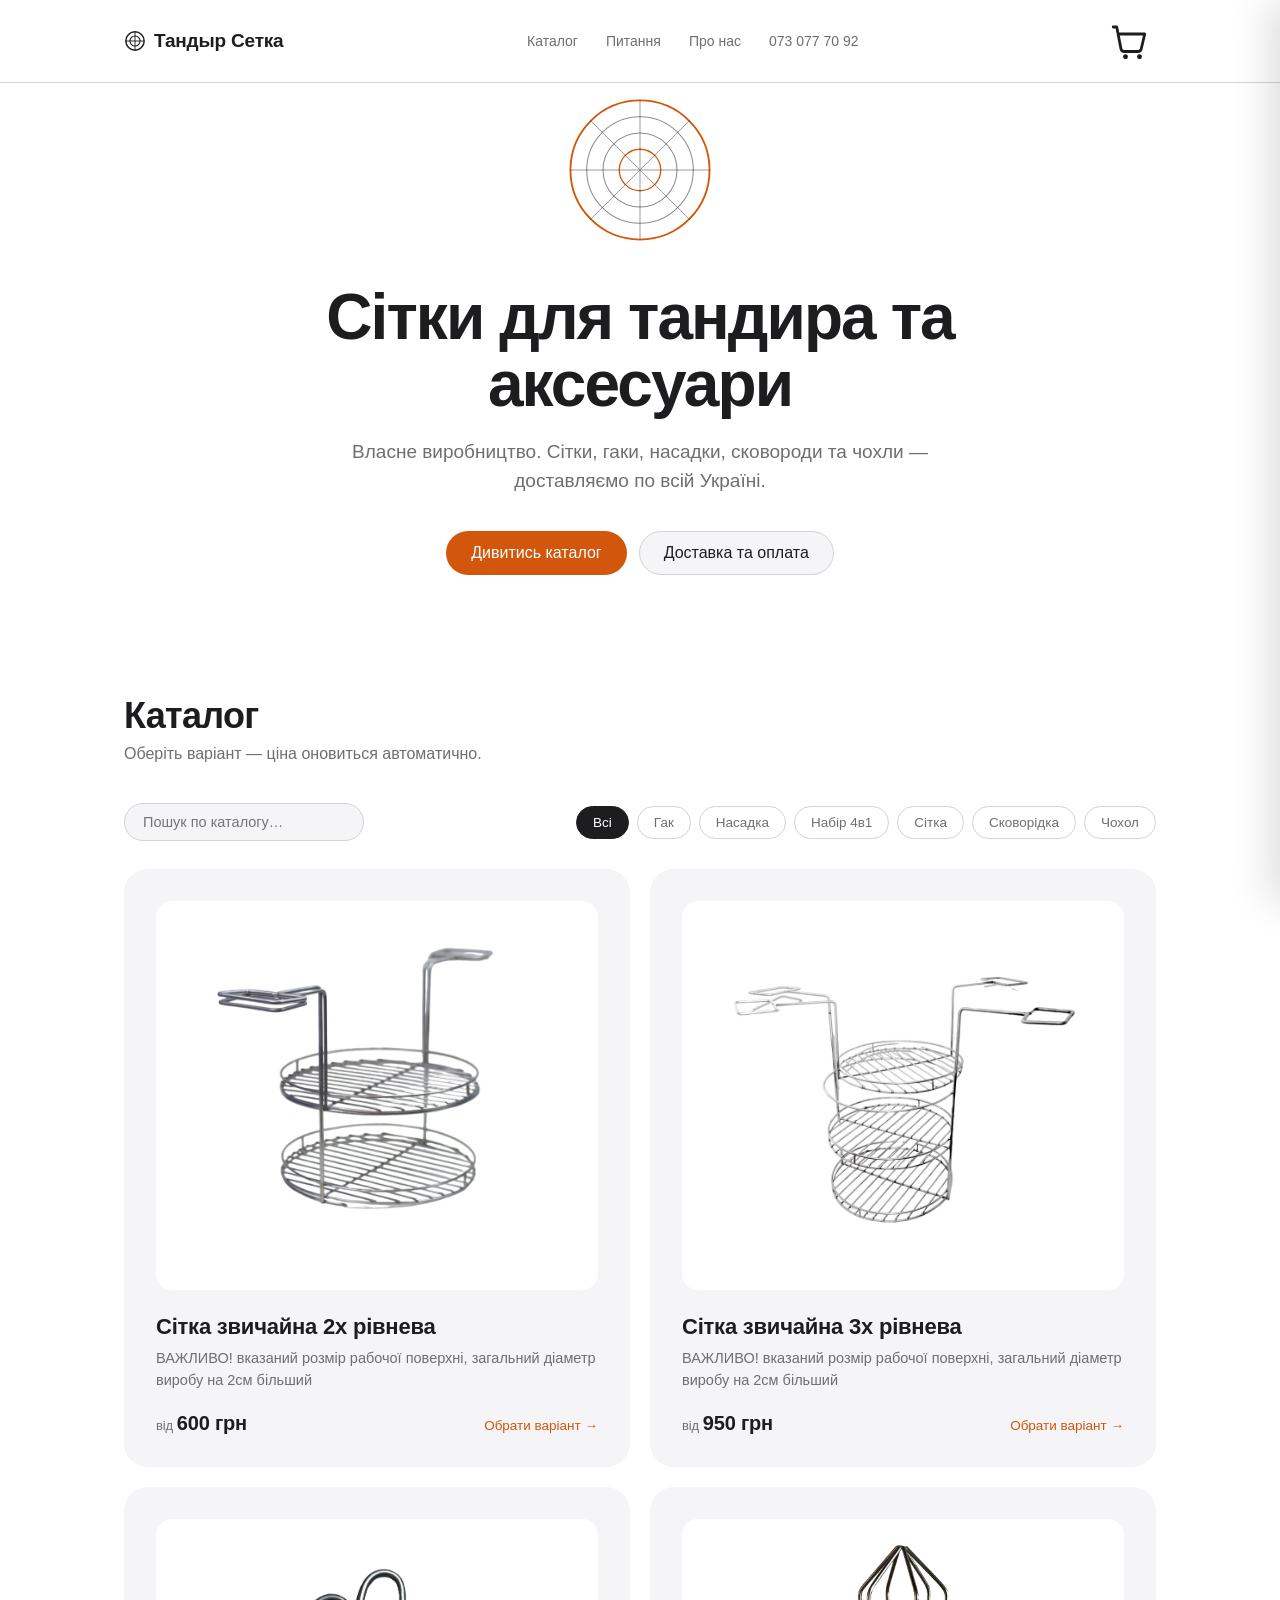
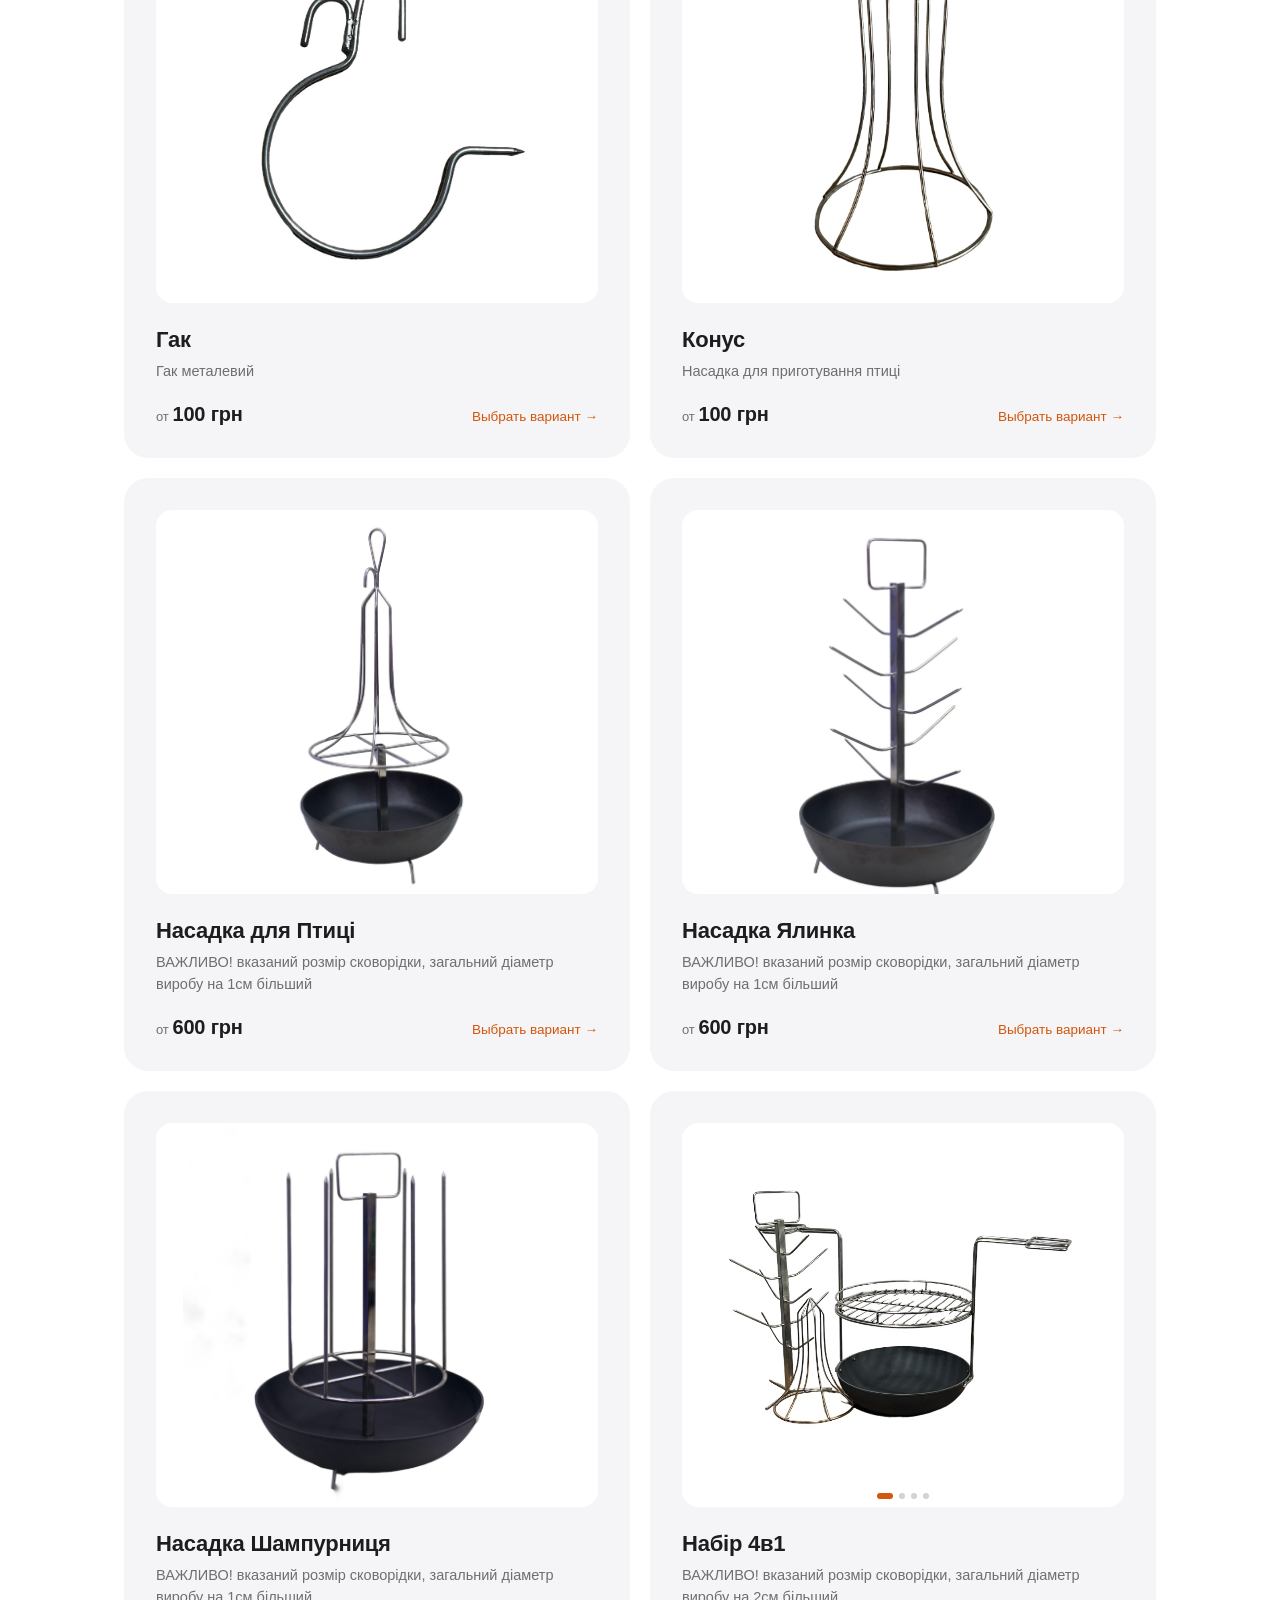
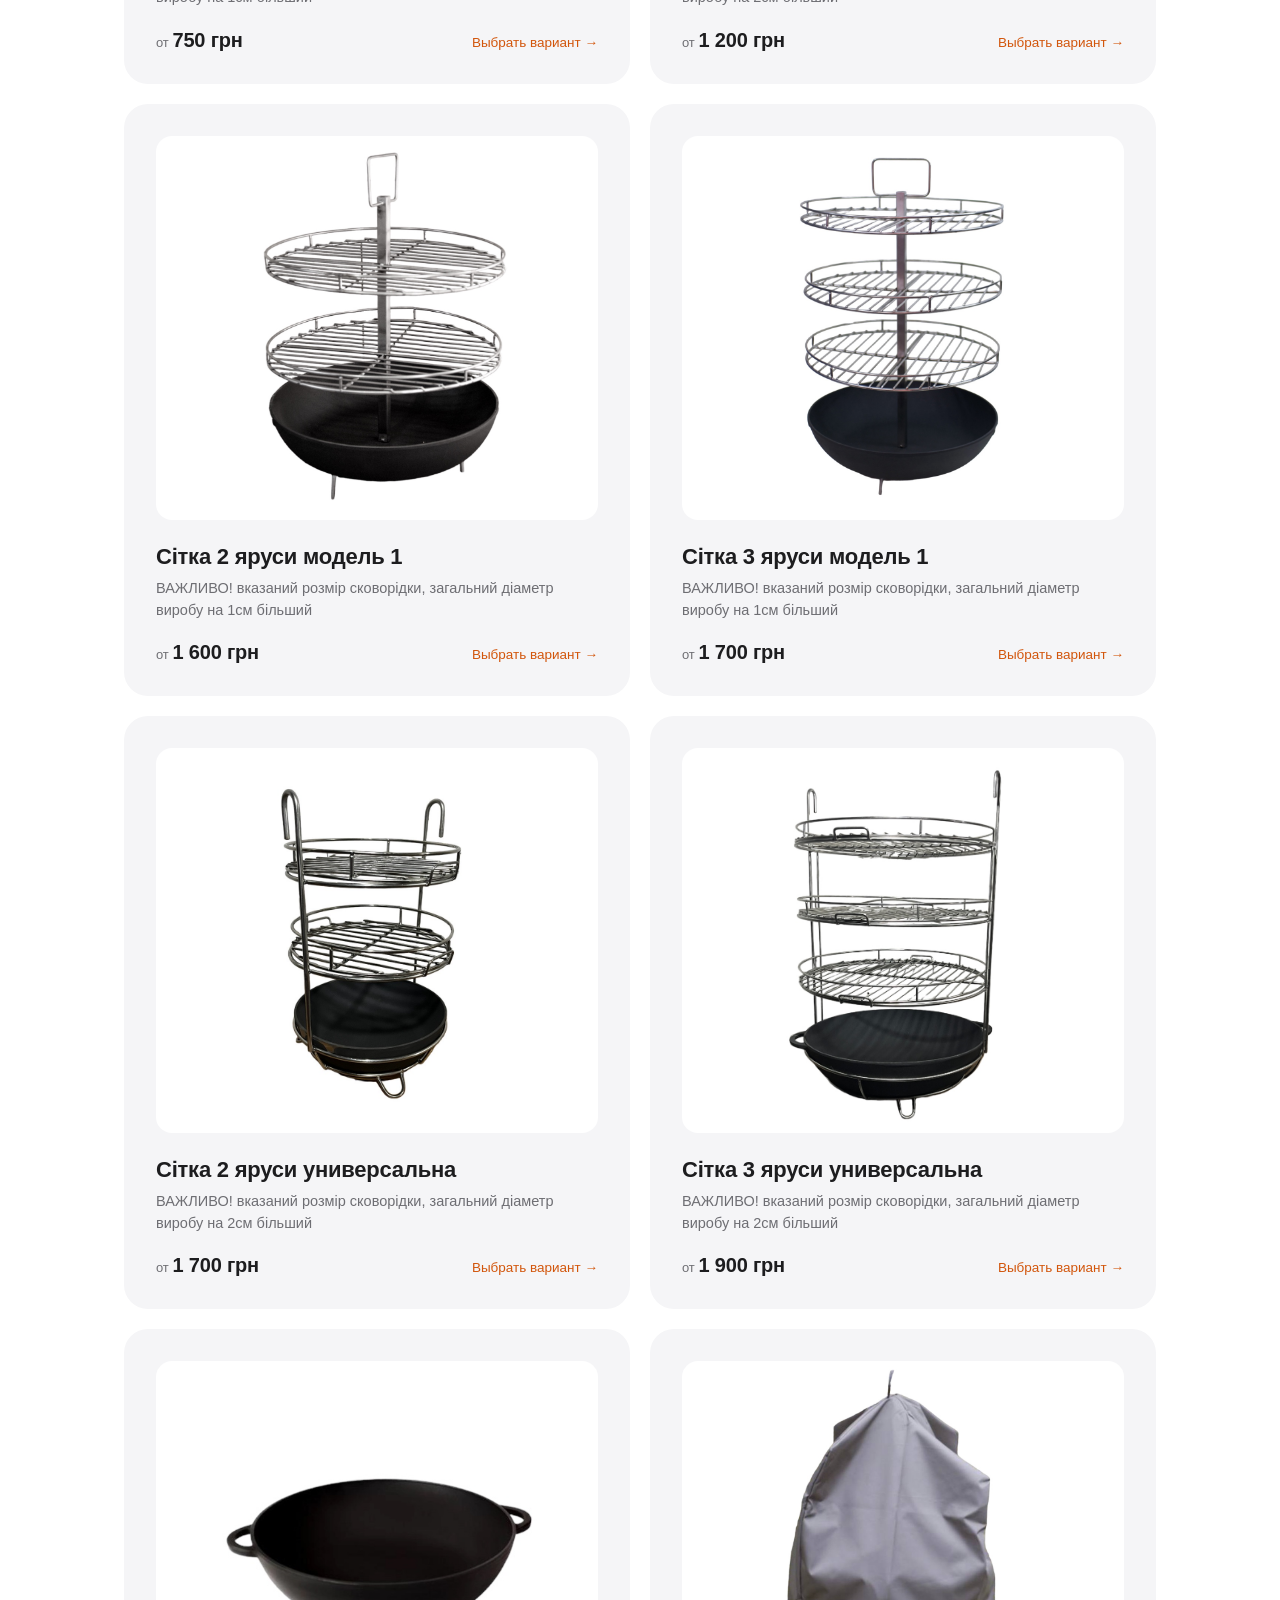
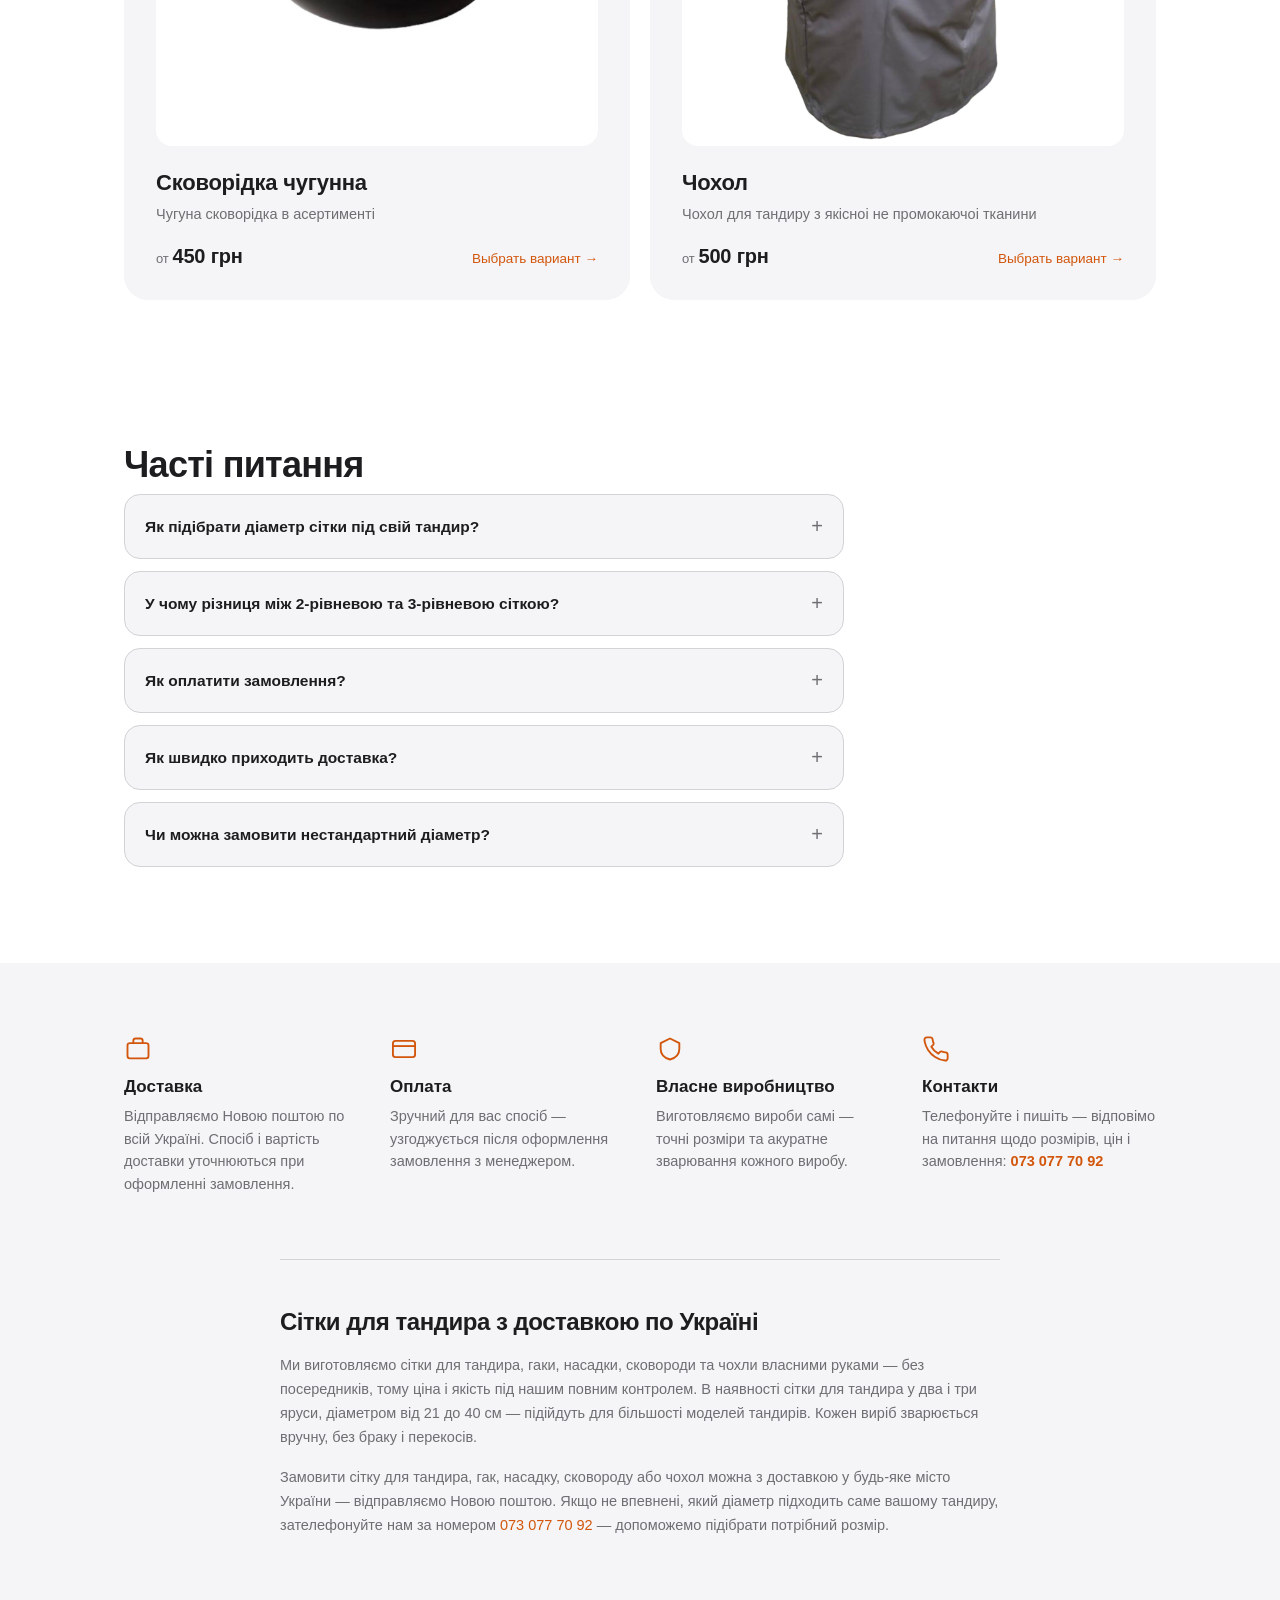
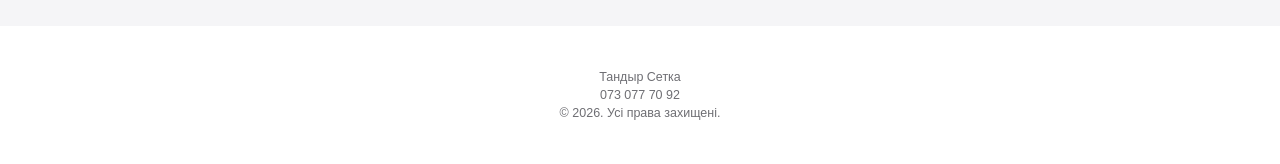
<file: index.html>
<!doctype html>
<html lang="uk">
  <head>
    <meta charset="UTF-8" />
    <meta
      name="viewport"
      content="width=device-width, initial-scale=1, viewport-fit=cover"
    />
    <title>
      Сітки для тандира купити в Україні — Тандир Сітка | сітки, гаки, насадки
    </title>
    <meta
      name="description"
      content="Сітки для тандира власного виробництва, гаки, насадки, сковороди та чохли. Доставка Новою поштою по всій Україні."
    />
    <meta
      name="keywords"
      content="сітка для тандира, сітка для тандира купити, сітка для тандира ціна, гак для тандира, насадка для тандира, сковорода для тандира, чохол для тандира"
    />
    <!-- TODO: замініть на ваш справжній домен після купівлі/підключення -->
    <link rel="canonical" href="https://your-domain.example/" />

    <meta property="og:type" content="website" />
    <meta property="og:site_name" content="Тандир Сітка" />
    <meta
      property="og:title"
      content="Сітки для тандира купити в Україні — Тандир Сітка"
    />
    <meta
      property="og:description"
      content="Сітки для тандира власного виробництва, гаки, насадки, сковороди та чохли. Доставка по всій Україні."
    />
    <meta property="og:locale" content="uk_UA" />

    <meta name="twitter:card" content="summary" />
    <meta
      name="twitter:title"
      content="Сітки для тандира купити в Україні — Тандир Сітка"
    />
    <meta
      name="twitter:description"
      content="Сітки для тандира власного виробництва, гаки, насадки, сковороди та чохли. Доставка по всій Україні."
    />

    <link
      rel="icon"
      href="data:image/svg+xml,<svg xmlns=%22http://www.w3.org/2000/svg%22 viewBox=%220 0 100 100%22><text y=%22.9em%22 font-size=%2290%22>🔥</text></svg>"
    />

    <link rel="stylesheet" href="css/style.css" />
  </head>
  <body>
    <header class="nav">
      <div class="nav-inner">
        <div class="brand">
          <svg
            class="brand-mark"
            viewBox="0 0 24 24"
            fill="none"
            aria-hidden="true"
          >
            <circle
              cx="12"
              cy="12"
              r="10"
              stroke="currentColor"
              stroke-width="1.6"
            />
            <circle
              cx="12"
              cy="12"
              r="5.5"
              stroke="currentColor"
              stroke-width="1.2"
            />
            <line
              x1="12"
              y1="2"
              x2="12"
              y2="22"
              stroke="currentColor"
              stroke-width="1"
            />
            <line
              x1="2"
              y1="12"
              x2="22"
              y2="12"
              stroke="currentColor"
              stroke-width="1"
            />
          </svg>
          <span id="brand-name">Тандир Сітка</span>
        </div>
        <nav class="nav-links">
          <a href="#catalog">Каталог</a>
          <a href="#faq">Питання</a>
          <a href="#about">Про нас</a>
          <a href="tel:+380730777092" id="nav-phone">073 077 70 92</a>
        </nav>
        <button class="cart-btn" id="cart-toggle" aria-label="Кошик">
          <svg
            width="42"
            height="42"
            viewBox="0 0 24 24"
            fill="none"
            aria-hidden="true"
          >
            <path
              d="M3 4h2l2.4 12.4a2 2 0 0 0 2 1.6h7.6a2 2 0 0 0 2-1.6L21 8H6"
              stroke="currentColor"
              stroke-width="1.6"
              stroke-linecap="round"
              stroke-linejoin="round"
            />
            <circle cx="10" cy="21" r="1.4" fill="currentColor" />
            <circle cx="18" cy="21" r="1.4" fill="currentColor" />
          </svg>
          <span class="cart-count" id="cart-count" style="display: none"
            >0</span
          >
        </button>
      </div>
    </header>

    <main>
      <section class="hero">
        <svg
          class="hero-mark"
          viewBox="0 0 200 200"
          fill="none"
          aria-hidden="true"
        >
          <circle
            cx="100"
            cy="100"
            r="94"
            stroke="var(--accent)"
            stroke-width="2.5"
          />
          <circle
            cx="100"
            cy="100"
            r="72"
            stroke="currentColor"
            stroke-width="1.4"
            opacity="0.5"
          />
          <circle
            cx="100"
            cy="100"
            r="50"
            stroke="currentColor"
            stroke-width="1.4"
            opacity="0.5"
          />
          <circle
            cx="100"
            cy="100"
            r="28"
            stroke="var(--accent)"
            stroke-width="1.8"
          />
          <g opacity="0.6" stroke="currentColor" stroke-width="1">
            <line x1="100" y1="6" x2="100" y2="194" />
            <line x1="6" y1="100" x2="194" y2="100" />
            <line x1="33" y1="33" x2="167" y2="167" />
            <line x1="167" y1="33" x2="33" y2="167" />
          </g>
        </svg>
        <h1 class="hero-title">Сітки для тандира та аксесуари</h1>
        <p class="hero-sub">
          Власне виробництво. Сітки, гаки, насадки, сковороди та чохли —
          доставляємо по всій Україні.
        </p>
        <div class="hero-cta">
          <a href="#catalog" class="btn btn-primary">Дивитись каталог</a>
          <a href="#about" class="btn btn-secondary">Доставка та оплата</a>
        </div>
      </section>

      <section class="catalog" id="catalog">
        <div class="wrap">
          <h2 class="section-title">Каталог</h2>
          <p class="section-sub">
            Оберіть варіант — ціна оновиться автоматично.
          </p>

          <div class="catalog-controls">
            <input
              type="search"
              id="catalog-search"
              class="catalog-search"
              placeholder="Пошук по каталогу…"
              aria-label="Пошук по каталогу"
            />
            <!-- Кнопки категорій підставляються скриптом з data/products.json —
             додасте нову категорію у товарі, кнопка з'явиться сама -->
            <div
              class="catalog-filters"
              id="catalog-filters"
              role="group"
              aria-label="Фільтр за категорією"
            ></div>
          </div>

          <p class="catalog-empty" id="catalog-empty" hidden>
            Нічого не знайдено. Спробуйте інший запит або категорію.
          </p>

          <div class="products" id="products-root">
            <!-- Статичні картки: продубльовані з data/products.json (id 7 та 8), щоб
             пошукові роботи бачили реальний текст товару одразу в HTML, без виконання JS.
             Якщо змінюєте ці товари в products.json — поправте текст і тут теж. -->
            <div
              class="product-card"
              role="button"
              tabindex="0"
              data-product-id="7"
              data-category="Сітка"
              id="static-card-7"
            >
              <div class="product-visual">
                <img
                  src="img/2x.jpg"
                  alt="Сітка звичайна 2х рівнева"
                  loading="lazy"
                  onerror="
                    this.parentElement.innerHTML =
                      window.__categoryIcon('Сітка')
                  "
                />
              </div>
              <h3 class="product-name">Сітка звичайна 2х рівнева</h3>
              <p class="product-teaser">
                ВАЖЛИВО! вказаний розмір рабочої поверхні, загальний діаметр
                виробу на 2см більший
              </p>
              <div class="product-price-range">
                <span class="price-from"
                  ><span class="from-label">від</span>600 грн</span
                >
                <span class="open-hint">Обрати варіант →</span>
              </div>
            </div>

            <div
              class="product-card"
              role="button"
              tabindex="0"
              data-product-id="8"
              data-category="Сітка"
              id="static-card-8"
            >
              <div class="product-visual">
                <img
                  src="img/3x.jpg"
                  alt="Сітка звичайна 3х рівнева"
                  loading="lazy"
                  onerror="
                    this.parentElement.innerHTML =
                      window.__categoryIcon('Сітка')
                  "
                />
              </div>
              <h3 class="product-name">Сітка звичайна 3х рівнева</h3>
              <p class="product-teaser">
                ВАЖЛИВО! вказаний розмір рабочої поверхні, загальний діаметр
                виробу на 2см більший
              </p>
              <div class="product-price-range">
                <span class="price-from"
                  ><span class="from-label">від</span>950 грн</span
                >
                <span class="open-hint">Обрати варіант →</span>
              </div>
            </div>
          </div>
        </div>
      </section>

      <section class="faq" id="faq">
        <div class="wrap">
          <h2 class="section-title">Часті питання</h2>
          <div class="faq-list">
            <details class="faq-item">
              <summary>Як підібрати діаметр сітки під свій тандир?</summary>
              <p>
                Виміряйте внутрішній діаметр тандира на тому рівні, де буде
                стояти сітка — зазвичай трохи нижче горловини. Наші сітки йдуть
                діаметром від 21 до 40&nbsp;см з кроком 2 см, тому майже завжди
                можна підібрати точний розмір. Якщо сумніваєтесь — зателефонуйте
                нам, допоможемо визначити потрібний діаметр за фото або
                розмірами тандира.
              </p>
            </details>
            <details class="faq-item">
              <summary>
                У чому різниця між 2‑рівневою та 3‑рівневою сіткою?
              </summary>
              <p>
                2‑рівнева сітка компактніша і коштує дешевше — підходить для
                невеликих компаній. 3‑рівнева вміщує більше продуктів за один
                раз і зручна, якщо готуєте одразу кілька різних страв на різних
                ярусах.
              </p>
            </details>
            <details class="faq-item">
              <summary>Як оплатити замовлення?</summary>
              <p>
                Спосіб оплати узгоджується з менеджером після оформлення
                замовлення — підберемо зручний варіант.
              </p>
            </details>
            <details class="faq-item">
              <summary>Як швидко приходить доставка?</summary>
              <p>
                Відправляємо Новою поштою по всій Україні. Терміни доставки
                залежать від вашого міста — зазвичай 1–3 дні з моменту
                відправки.
              </p>
            </details>
            <details class="faq-item">
              <summary>Чи можна замовити нестандартний діаметр?</summary>
              <p>
                Зв'яжіться з нами по телефону — обговоримо можливість
                виготовлення під ваш розмір.
              </p>
            </details>
          </div>
        </div>
      </section>

      <script type="application/ld+json">
        {
          "@context": "https://schema.org",
          "@type": "FAQPage",
          "mainEntity": [
            {
              "@type": "Question",
              "name": "Як підібрати діаметр сітки під свій тандир?",
              "acceptedAnswer": {
                "@type": "Answer",
                "text": "Виміряйте внутрішній діаметр тандира на тому рівні, де буде стояти сітка — зазвичай трохи нижче горловини. Сітки йдуть діаметром від 21 до 40 см з кроком 2 см. Якщо сумніваєтесь — зателефонуйте, допоможемо визначити потрібний діаметр."
              }
            },
            {
              "@type": "Question",
              "name": "У чому різниця між 2-рівневою та 3-рівневою сіткою?",
              "acceptedAnswer": {
                "@type": "Answer",
                "text": "2-рівнева сітка компактніша і дешевша, підходить для невеликих компаній. 3-рівнева вміщує більше продуктів за один раз і зручна для приготування кількох страв одночасно."
              }
            },
            {
              "@type": "Question",
              "name": "Як оплатити замовлення?",
              "acceptedAnswer": {
                "@type": "Answer",
                "text": "Спосіб оплати узгоджується з менеджером після оформлення замовлення."
              }
            },
            {
              "@type": "Question",
              "name": "Як швидко приходить доставка?",
              "acceptedAnswer": {
                "@type": "Answer",
                "text": "Відправляємо Новою поштою по всій Україні, зазвичай 1-3 дні з моменту відправки."
              }
            },
            {
              "@type": "Question",
              "name": "Чи можна замовити нестандартний діаметр?",
              "acceptedAnswer": {
                "@type": "Answer",
                "text": "Зв'яжіться з нами по телефону, обговоримо можливість виготовлення під ваш розмір."
              }
            }
          ]
        }
      </script>

      <section class="about" id="about">
        <div class="wrap">
          <div class="about-grid">
            <div class="about-item">
              <svg
                class="about-icon"
                viewBox="0 0 24 24"
                fill="none"
                aria-hidden="true"
              >
                <rect
                  x="3"
                  y="7"
                  width="18"
                  height="13"
                  rx="2"
                  stroke="currentColor"
                  stroke-width="1.6"
                />
                <path
                  d="M8 7V5a2 2 0 0 1 2-2h4a2 2 0 0 1 2 2v2"
                  stroke="currentColor"
                  stroke-width="1.6"
                />
              </svg>
              <h3>Доставка</h3>
              <p>
                Відправляємо Новою поштою по всій Україні. Спосіб і вартість
                доставки уточнюються при оформленні замовлення.
              </p>
            </div>
            <div class="about-item">
              <svg
                class="about-icon"
                viewBox="0 0 24 24"
                fill="none"
                aria-hidden="true"
              >
                <rect
                  x="2.5"
                  y="5"
                  width="19"
                  height="14"
                  rx="2.2"
                  stroke="currentColor"
                  stroke-width="1.6"
                />
                <line
                  x1="2.5"
                  y1="9.5"
                  x2="21.5"
                  y2="9.5"
                  stroke="currentColor"
                  stroke-width="1.6"
                />
              </svg>
              <h3>Оплата</h3>
              <p>
                Зручний для вас спосіб — узгоджується після оформлення
                замовлення з менеджером.
              </p>
            </div>
            <div class="about-item">
              <svg
                class="about-icon"
                viewBox="0 0 24 24"
                fill="none"
                aria-hidden="true"
              >
                <path
                  d="M12 3l8 4v5c0 5-3.5 7.8-8 9-4.5-1.2-8-4-8-9V7l8-4z"
                  stroke="currentColor"
                  stroke-width="1.6"
                  stroke-linejoin="round"
                />
              </svg>
              <h3>Власне виробництво</h3>
              <p>
                Виготовляємо вироби самі — точні розміри та акуратне зварювання
                кожного виробу.
              </p>
            </div>
            <div class="about-item">
              <svg
                class="about-icon"
                viewBox="0 0 24 24"
                fill="none"
                aria-hidden="true"
              >
                <path
                  d="M22 16.9v3a2 2 0 0 1-2.2 2 19.8 19.8 0 0 1-8.6-3.1 19.5 19.5 0 0 1-6-6A19.8 19.8 0 0 1 2.1 4.2 2 2 0 0 1 4.1 2h3a2 2 0 0 1 2 1.7c.1 1 .3 2 .7 2.9a2 2 0 0 1-.4 2.1L8 10a16 16 0 0 0 6 6l1.3-1.4a2 2 0 0 1 2.1-.4c.9.4 1.9.6 2.9.7a2 2 0 0 1 1.7 2.1z"
                  stroke="currentColor"
                  stroke-width="1.6"
                  stroke-linejoin="round"
                />
              </svg>
              <h3>Контакти</h3>
              <p>
                Телефонуйте і пишіть — відповімо на питання щодо розмірів, цін і
                замовлення:
                <a
                  href="tel:+380730777092"
                  style="color: var(--accent); font-weight: 600"
                  >073 077 70 92</a
                >
              </p>
            </div>
          </div>

          <div class="seo-copy">
            <h2 class="section-title">
              Сітки для тандира з доставкою по Україні
            </h2>
            <p>
              Ми виготовляємо сітки для тандира, гаки, насадки, сковороди та
              чохли власними руками — без посередників, тому ціна і якість під
              нашим повним контролем. В наявності сітки для тандира у два і три
              яруси, діаметром від 21 до 40&nbsp;см — підійдуть для більшості
              моделей тандирів. Кожен виріб зварюється вручну, без браку і
              перекосів.
            </p>
            <p>
              Замовити сітку для тандира, гак, насадку, сковороду або чохол
              можна з доставкою у будь-яке місто України — відправляємо Новою
              поштою. Якщо не впевнені, який діаметр підходить саме вашому
              тандиру, зателефонуйте нам за номером
              <a href="tel:+380730777092">073 077 70 92</a> — допоможемо
              підібрати потрібний розмір.
            </p>
          </div>
        </div>
      </section>
    </main>

    <footer>
      <p id="footer-brand">Тандир Сітка</p>
      <p>
        <a href="tel:+380730777092" style="color: inherit">073 077 70 92</a>
      </p>
      <p>© <span id="year"></span>. Усі права захищені.</p>
    </footer>

    <!-- Cart Drawer -->
    <div class="overlay" id="overlay"></div>
    <aside class="drawer" id="drawer" aria-label="Кошик">
      <div class="drawer-head">
        <h2>Кошик</h2>
        <button class="icon-btn" id="drawer-close" aria-label="Закрити">
          <svg width="20" height="20" viewBox="0 0 24 24" fill="none">
            <path
              d="M6 6l12 12M18 6L6 18"
              stroke="currentColor"
              stroke-width="1.8"
              stroke-linecap="round"
            />
          </svg>
        </button>
      </div>
      <div class="drawer-body" id="drawer-body"></div>
      <div class="drawer-foot" id="drawer-foot" style="display: none">
        <div class="total-row">
          <span class="label">Разом</span>
          <span class="value" id="cart-total">0 грн</span>
        </div>
        <button class="btn btn-primary" id="checkout-btn">
          Оформити замовлення
        </button>
      </div>
    </aside>

    <!-- Product Detail Modal -->
    <div class="modal-overlay" id="product-modal-overlay">
      <div
        class="modal"
        role="dialog"
        aria-modal="true"
        aria-labelledby="product-modal-title"
      >
        <div class="modal-head">
          <h2 id="product-modal-title">Товар</h2>
          <button
            class="icon-btn"
            id="product-modal-close"
            aria-label="Закрити"
          >
            <svg width="20" height="20" viewBox="0 0 24 24" fill="none">
              <path
                d="M6 6l12 12M18 6L6 18"
                stroke="currentColor"
                stroke-width="1.8"
                stroke-linecap="round"
              />
            </svg>
          </button>
        </div>
        <div class="modal-body" id="product-modal-body"></div>
      </div>
    </div>

    <!-- Checkout Modal -->
    <div class="modal-overlay" id="modal-overlay">
      <div
        class="modal"
        role="dialog"
        aria-modal="true"
        aria-labelledby="modal-title"
      >
        <div class="modal-head">
          <h2 id="modal-title">Оформлення замовлення</h2>
          <button class="icon-btn" id="modal-close" aria-label="Закрити">
            <svg width="20" height="20" viewBox="0 0 24 24" fill="none">
              <path
                d="M6 6l12 12M18 6L6 18"
                stroke="currentColor"
                stroke-width="1.8"
                stroke-linecap="round"
              />
            </svg>
          </button>
        </div>
        <div class="modal-body" id="modal-body"></div>
      </div>
    </div>

    <script src="js/main.js" defer></script>
  </body>
</html>
</file>
<file: css/style.css>
:root {
  --bg: #ffffff;
  --bg-secondary: #f5f5f7;
  --bg-elevated: #ffffff;
  --text: #1d1d1f;
  --text-secondary: #6e6e73;
  --accent: #d2560c;
  --accent-text: #ffffff;
  --line: #d2d2d7;
  --danger: #c0392b;
  --radius-s: 10px;
  --radius-m: 16px;
  --radius-l: 24px;
  --safe-t: env(safe-area-inset-top, 0px);
  --safe-b: env(safe-area-inset-bottom, 0px);
}

@media (prefers-color-scheme: dark) {
  :root:not([data-theme="light"]) {
    --bg: #000000;
    --bg-secondary: #1c1c1e;
    --bg-elevated: #1c1c1e;
    --text: #f5f5f7;
    --text-secondary: #98989d;
    --accent: #ff6b35;
    --accent-text: #1d1d1f;
    --line: #38383a;
  }
}
:root[data-theme="dark"] {
  --bg: #000000;
  --bg-secondary: #1c1c1e;
  --bg-elevated: #1c1c1e;
  --text: #f5f5f7;
  --text-secondary: #98989d;
  --accent: #ff6b35;
  --accent-text: #1d1d1f;
  --line: #38383a;
}

* {
  box-sizing: border-box;
}
html {
  scroll-padding-top: calc(72px + var(--safe-t));
  scroll-behavior: smooth;
}
html,
body {
  height: 100%;
  margin: 0;
}
body {
  background: var(--bg);
  color: var(--text);
  font-family:
    -apple-system, BlinkMacSystemFont, "SF Pro Text", "Segoe UI", Roboto,
    Helvetica, Arial, sans-serif;
  -webkit-font-smoothing: antialiased;
  padding-top: var(--safe-t);
  padding-bottom: var(--safe-b);
  overflow-x: hidden;
}
img,
svg {
  max-width: 100%;
  display: block;
}
a {
  color: inherit;
  text-decoration: none;
}
button {
  font-family: inherit;
}

.wrap {
  max-width: 1080px;
  margin: 0 auto;
  padding: 0 24px;
}

/* ---------- Nav ---------- */
header.nav {
  width: 100%;
  position: fixed;
  top: 0;
  z-index: 40;
  background: color-mix(in srgb, var(--bg) 82%, transparent);
  backdrop-filter: blur(20px);
  -webkit-backdrop-filter: blur(20px);
  border-bottom: 1px solid var(--line);
  padding-top: var(--safe-t);
}
.nav-inner {
  max-width: 1080px;
  margin: 0 auto;
  padding: 14px 24px;
  display: flex;
  align-items: center;
  justify-content: space-between;
}
.brand {
  font-size: 19px;
  font-weight: 600;
  letter-spacing: -0.01em;
  display: flex;
  align-items: center;
  gap: 8px;
}
.brand-mark {
  width: 22px;
  height: 22px;
  flex: none;
}
.nav-links {
  display: flex;
  align-items: center;
  gap: 28px;
}
.nav-links a {
  font-size: 14px;
  color: var(--text-secondary);
  font-weight: 500;
}
.nav-links a:hover {
  color: var(--text);
}
@media (max-width: 560px) {
  #nav-phone {
    display: none;
  }
}
.cart-btn {
  position: relative;
  background: none;
  border: none;
  cursor: pointer;
  color: var(--text);
  padding: 6px;
  display: flex;
  align-items: center;
}
.cart-count {
  position: absolute;
  top: -2px;
  right: -2px;
  background: var(--accent);
  color: var(--accent-text);
  font-size: 11px;
  font-weight: 700;
  min-width: 16px;
  height: 16px;
  border-radius: 8px;
  display: flex;
  align-items: center;
  justify-content: center;
  padding: 0 4px;
}

/* ---------- Hero ---------- */
.hero {
  padding: 96px 24px 72px;
  text-align: center;
  max-width: 720px;
  margin: 0 auto;
}
.hero-mark {
  width: 148px;
  margin: 0 auto 40px;
  animation: spin 60s linear infinite;
}
@media (prefers-reduced-motion: reduce) {
  .hero-mark {
    animation: none;
  }
}
@keyframes spin {
  from {
    transform: rotate(0deg);
  }
  to {
    transform: rotate(360deg);
  }
}
h1.hero-title {
  font-size: clamp(40px, 6vw, 64px);
  font-weight: 700;
  letter-spacing: -0.03em;
  line-height: 1.05;
  margin: 0 0 20px;
}
.hero-sub {
  font-size: 19px;
  color: var(--text-secondary);
  line-height: 1.5;
  margin: 0 0 36px;
}
.hero-cta {
  display: inline-flex;
  gap: 12px;
}
.btn {
  display: inline-flex;
  align-items: center;
  justify-content: center;
  gap: 8px;
  padding: 12px 24px;
  border-radius: 980px;
  font-size: 16px;
  font-weight: 500;
  border: 1px solid transparent;
  cursor: pointer;
  transition:
    transform 0.15s ease,
    background 0.15s ease,
    opacity 0.15s ease;
}
.btn:active {
  transform: scale(0.97);
}
.btn-primary {
  background: var(--accent);
  color: var(--accent-text);
}
.btn-primary:hover {
  opacity: 0.88;
}
.btn-secondary {
  background: var(--bg-secondary);
  color: var(--text);
  border-color: var(--line);
}
.btn-secondary:hover {
  background: var(--line);
}

/* ---------- Catalog ---------- */
.section-title {
  font-size: clamp(28px, 4vw, 36px);
  font-weight: 700;
  letter-spacing: -0.02em;
  margin: 0 0 8px;
}
.section-sub {
  color: var(--text-secondary);
  font-size: 16px;
  margin: 0 0 40px;
}
section.catalog {
  padding: 48px 24px 96px;
}

.catalog-controls {
  display: flex;
  flex-direction: column;
  gap: 16px;
  margin-bottom: 28px;
}
@media (min-width: 640px) {
  .catalog-controls {
    flex-direction: row;
    align-items: center;
    justify-content: space-between;
  }
}
.catalog-search {
  border: 1px solid var(--line);
  background: var(--bg-secondary);
  border-radius: 980px;
  padding: 10px 18px;
  font-size: 14.5px;
  color: var(--text);
  font-family: inherit;
  width: 100%;
}
@media (min-width: 640px) {
  .catalog-search {
    width: 240px;
  }
}
.catalog-search:focus {
  outline: 2px solid var(--accent);
  outline-offset: 1px;
}
.catalog-filters {
  display: flex;
  flex-wrap: wrap;
  gap: 8px;
}
.filter-pill {
  border: 1px solid var(--line);
  background: var(--bg);
  color: var(--text-secondary);
  border-radius: 980px;
  padding: 8px 16px;
  font-size: 13.5px;
  font-weight: 500;
  cursor: pointer;
  font-family: inherit;
}
.filter-pill:hover {
  border-color: var(--text-secondary);
  color: var(--text);
}
.filter-pill.active {
  background: var(--text);
  color: var(--bg);
  border-color: var(--text);
}
.catalog-empty {
  text-align: center;
  color: var(--text-secondary);
  font-size: 14.5px;
  padding: 40px 20px;
}

.products {
  display: grid;
  grid-template-columns: 1fr;
  gap: 20px;
}
@media (min-width: 760px) {
  .products {
    grid-template-columns: 1fr 1fr;
  }
}

/* ---------- FAQ ---------- */
section.faq {
  padding: 48px 24px 96px;
}
.faq-list {
  max-width: 720px;
  display: flex;
  flex-direction: column;
  gap: 12px;
}
.faq-item {
  border: 1px solid var(--line);
  border-radius: var(--radius-m);
  padding: 4px 20px;
  background: var(--bg-secondary);
}
.faq-item summary {
  padding: 16px 0;
  font-size: 15.5px;
  font-weight: 600;
  cursor: pointer;
  list-style: none;
  display: flex;
  align-items: center;
  justify-content: space-between;
}
.faq-item summary::-webkit-details-marker {
  display: none;
}
.faq-item summary::after {
  content: "+";
  font-size: 20px;
  font-weight: 400;
  color: var(--text-secondary);
  margin-left: 12px;
  flex: none;
  transition: transform 0.2s ease;
}
.faq-item[open] summary::after {
  transform: rotate(45deg);
}
.faq-item p {
  font-size: 14.5px;
  color: var(--text-secondary);
  line-height: 1.6;
  margin: 0 0 18px;
}

.product-card {
  background: var(--bg-secondary);
  border-radius: var(--radius-l);
  padding: 32px;
  display: flex;
  flex-direction: column;
  text-align: left;
  border: none;
  cursor: pointer;
  color: inherit;
  font-family: inherit;
  transition:
    transform 0.15s ease,
    background 0.15s ease;
}
.product-card:hover {
  background: var(--line);
}
.product-card:active {
  transform: scale(0.99);
}
.product-card:focus-visible {
  outline: 2px solid var(--accent);
  outline-offset: 2px;
}

.product-visual {
  width: 100%;
  aspect-ratio: 1.15;
  display: flex;
  align-items: center;
  justify-content: center;
  margin-bottom: 24px;
  background: var(--bg);
  border-radius: var(--radius-m);
}
.product-visual svg {
  width: 82%;
  height: auto;
}
.product-visual img {
  width: 88%;
  height: auto;
  object-fit: contain;
}

/* ---------- Carousel (catalog card + product modal) ---------- */
.carousel {
  position: relative;
  overflow: hidden;
  touch-action: pan-y; /* let vertical page scroll through, capture horizontal drag ourselves */
  cursor: grab;
  user-select: none;
}
.carousel:active {
  cursor: grabbing;
}
.carousel-track {
  position: relative;
  width: 100%;
  height: 100%;
}
.carousel-slide {
  position: absolute;
  inset: 0;
  display: flex;
  align-items: center;
  justify-content: center;
  opacity: 0;
  pointer-events: none;
  transition: opacity 0.25s ease;
}
.carousel-slide.active {
  opacity: 1;
  pointer-events: auto;
  position: relative;
}
.carousel-slide img,
.carousel-slide svg {
  width: 88%;
  height: auto;
  object-fit: contain;
  -webkit-user-drag: none;
}
.product-visual .carousel-slide svg {
  width: 82%;
}

.carousel-dots {
  position: absolute;
  bottom: 8px;
  left: 0;
  right: 0;
  display: flex;
  justify-content: center;
  gap: 6px;
}
.carousel-dots .dot {
  width: 6px;
  height: 6px;
  border-radius: 50%;
  border: none;
  background: var(--line);
  cursor: pointer;
  padding: 0;
}
.carousel-dots .dot.active {
  background: var(--accent);
  width: 16px;
  border-radius: 4px;
}

.product-name {
  font-size: 22px;
  font-weight: 600;
  letter-spacing: -0.01em;
  margin: 0 0 8px;
}
.product-desc {
  color: var(--text-secondary);
  font-size: 14.5px;
  line-height: 1.5;
  margin: 0 0 24px;
}
.product-teaser {
  color: var(--text-secondary);
  font-size: 14.5px;
  line-height: 1.5;
  margin: 0 0 20px;
  display: -webkit-box;
  -webkit-line-clamp: 2;
  -webkit-box-orient: vertical;
  overflow: hidden;
}
.product-price-range {
  margin-top: auto;
  display: flex;
  align-items: baseline;
  justify-content: space-between;
}
.price-from {
  font-size: 20px;
  font-weight: 700;
  letter-spacing: -0.01em;
}
.price-from .from-label {
  font-size: 13px;
  font-weight: 500;
  color: var(--text-secondary);
  margin-right: 4px;
}
.open-hint {
  font-size: 13.5px;
  color: var(--accent);
  font-weight: 500;
}

.field-label {
  font-size: 13px;
  font-weight: 600;
  color: var(--text-secondary);
  margin-bottom: 10px;
  display: block;
}

.diam-select {
  display: flex;
  flex-wrap: wrap;
  gap: 8px;
  margin-bottom: 24px;
}
.diam-pill {
  border: 1px solid var(--line);
  background: var(--bg);
  color: var(--text);
  border-radius: 980px;
  padding: 8px 14px;
  font-size: 14px;
  font-weight: 500;
  cursor: pointer;
  transition: all 0.12s ease;
}
.diam-pill:hover {
  border-color: var(--text-secondary);
}
.diam-pill.active {
  background: var(--text);
  color: var(--bg);
  border-color: var(--text);
}

.product-footer {
  margin-top: auto;
  display: flex;
  align-items: center;
  justify-content: space-between;
  gap: 16px;
  padding-top: 8px;
}
.price {
  font-size: 24px;
  font-weight: 700;
  letter-spacing: -0.01em;
}
.price-note {
  display: block;
  font-size: 12.5px;
  font-weight: 400;
  color: var(--text-secondary);
}

/* ---------- Cart Drawer ---------- */
.overlay {
  position: fixed;
  inset: 0;
  background: rgba(0, 0, 0, 0.4);
  opacity: 0;
  pointer-events: none;
  transition: opacity 0.25s ease;
  z-index: 60;
}
.overlay.open {
  opacity: 1;
  pointer-events: auto;
}

.drawer {
  position: fixed;
  top: 0;
  right: 0;
  height: 100%;
  width: min(420px, 100%);
  background: var(--bg);
  z-index: 70;
  transform: translateX(100%);
  transition: transform 0.3s cubic-bezier(0.4, 0, 0.2, 1);
  display: flex;
  flex-direction: column;
  padding-top: var(--safe-t);
  padding-bottom: var(--safe-b);
  box-shadow: -8px 0 40px rgba(0, 0, 0, 0.15);
}
.drawer.open {
  transform: translateX(0);
}

.drawer-head {
  display: flex;
  align-items: center;
  justify-content: space-between;
  padding: 20px 24px;
  border-bottom: 1px solid var(--line);
}
.drawer-head h2 {
  font-size: 19px;
  margin: 0;
  font-weight: 600;
}
.icon-btn {
  background: none;
  border: none;
  cursor: pointer;
  color: var(--text-secondary);
  padding: 6px;
  display: flex;
}
.icon-btn:hover {
  color: var(--text);
}

.drawer-body {
  flex: 1;
  overflow-y: auto;
  padding: 8px 24px;
}
.cart-item {
  display: flex;
  gap: 14px;
  padding: 16px 0;
  border-bottom: 1px solid var(--line);
}
.cart-item-visual {
  width: 56px;
  height: 56px;
  border-radius: var(--radius-s);
  background: var(--bg-secondary);
  flex: none;
  display: flex;
  align-items: center;
  justify-content: center;
}
.cart-item-visual svg {
  width: 60%;
}
.cart-item-visual img {
  width: 60%;
  height: auto;
  object-fit: contain;
}
.cart-item-info {
  flex: 1;
  min-width: 0;
}
.cart-item-name {
  font-size: 14.5px;
  font-weight: 600;
  margin: 0 0 2px;
}
.cart-item-meta {
  font-size: 13px;
  color: var(--text-secondary);
  margin: 0 0 8px;
}
.cart-item-row {
  display: flex;
  align-items: center;
  justify-content: space-between;
}
.qty-control {
  display: flex;
  align-items: center;
  gap: 10px;
  border: 1px solid var(--line);
  border-radius: 980px;
  padding: 3px 4px;
}
.qty-control button {
  width: 22px;
  height: 22px;
  border: none;
  background: none;
  cursor: pointer;
  font-size: 15px;
  color: var(--text);
  display: flex;
  align-items: center;
  justify-content: center;
  border-radius: 50%;
}
.qty-control button:hover {
  background: var(--bg-secondary);
}
.qty-val {
  font-size: 13.5px;
  font-weight: 600;
  min-width: 14px;
  text-align: center;
}
.cart-item-price {
  font-size: 14.5px;
  font-weight: 600;
}
.remove-link {
  font-size: 12.5px;
  color: var(--danger);
  background: none;
  border: none;
  cursor: pointer;
  padding: 0;
}

.empty-cart {
  text-align: center;
  color: var(--text-secondary);
  padding: 60px 20px;
  font-size: 14.5px;
}

.drawer-foot {
  border-top: 1px solid var(--line);
  padding: 18px 24px calc(18px + var(--safe-b));
}
.total-row {
  display: flex;
  justify-content: space-between;
  align-items: baseline;
  margin-bottom: 16px;
}
.total-row .label {
  font-size: 14.5px;
  color: var(--text-secondary);
}
.total-row .value {
  font-size: 20px;
  font-weight: 700;
}
.drawer-foot .btn {
  width: 100%;
}

/* ---------- Checkout Modal ---------- */
.modal-overlay {
  position: fixed;
  inset: 0;
  background: rgba(0, 0, 0, 0.4);
  opacity: 0;
  pointer-events: none;
  transition: opacity 0.25s ease;
  z-index: 80;
  display: flex;
  align-items: flex-end;
  justify-content: center;
}
.modal-overlay.open {
  opacity: 1;
  pointer-events: auto;
}
@media (min-width: 640px) {
  .modal-overlay {
    align-items: center;
  }
}

.modal {
  background: var(--bg);
  width: 100%;
  max-width: 480px;
  max-height: 88vh;
  overflow-y: auto;
  border-radius: 20px 20px 0 0;
  transform: translateY(100%);
  transition: transform 0.3s cubic-bezier(0.4, 0, 0.2, 1);
  padding-bottom: var(--safe-b);
}
@media (min-width: 640px) {
  .modal {
    border-radius: var(--radius-l);
    transform: translateY(20px);
    max-height: 84vh;
  }
}
.modal-overlay.open .modal {
  transform: translateY(0);
}

.modal-head {
  display: flex;
  align-items: center;
  justify-content: space-between;
  padding: 20px 24px;
  border-bottom: 1px solid var(--line);
  position: sticky;
  top: 0;
  background: var(--bg);
}
.modal-head h2 {
  font-size: 19px;
  margin: 0;
  font-weight: 600;
}
.modal-body {
  padding: 20px 24px 28px;
}

.form-field {
  margin-bottom: 16px;
}
.form-field label {
  display: block;
  font-size: 13px;
  font-weight: 600;
  color: var(--text-secondary);
  margin-bottom: 6px;
}
.form-field input,
.form-field textarea {
  width: 100%;
  border: 1px solid var(--line);
  background: var(--bg-secondary);
  border-radius: var(--radius-s);
  padding: 12px 14px;
  font-size: 15px;
  color: var(--text);
  font-family: inherit;
}
.form-field input:focus,
.form-field textarea:focus {
  outline: 2px solid var(--accent);
  outline-offset: 1px;
}
.form-field textarea {
  resize: vertical;
  min-height: 64px;
}
.form-error {
  font-size: 12.5px;
  color: var(--danger);
  margin-top: 6px;
  display: none;
}
.form-field.invalid input {
  outline: 1.5px solid var(--danger);
}
.form-field.invalid .form-error {
  display: block;
}

.order-summary {
  background: var(--bg-secondary);
  border-radius: var(--radius-m);
  padding: 16px 18px;
  margin-bottom: 20px;
  font-size: 14px;
}
.order-summary-row {
  display: flex;
  justify-content: space-between;
  padding: 4px 0;
  color: var(--text-secondary);
}
.order-summary-row.total {
  color: var(--text);
  font-weight: 700;
  font-size: 16px;
  border-top: 1px solid var(--line);
  margin-top: 8px;
  padding-top: 10px;
}

.modal-body .btn {
  width: 100%;
  margin-top: 4px;
}

.pd-visual {
  width: 100%;
  aspect-ratio: 1.2;
  display: flex;
  align-items: center;
  justify-content: center;
  background: var(--bg-secondary);
  border-radius: var(--radius-m);
  margin-bottom: 20px;
}
.pd-visual svg {
  width: 62%;
  height: auto;
}
.pd-visual img {
  width: 82%;
  height: auto;
  object-fit: contain;
}
.pd-visual .carousel-slide img {
  width: 82%;
}
.pd-visual .carousel-slide svg {
  width: 62%;
}
.pd-visual .carousel-dots {
  bottom: 12px;
}
.pd-desc {
  color: var(--text-secondary);
  font-size: 15px;
  line-height: 1.55;
  margin: 0 0 24px;
}
.pd-price-row {
  display: flex;
  align-items: baseline;
  justify-content: space-between;
  margin: 22px 0 6px;
}
.pd-price {
  font-size: 26px;
  font-weight: 700;
  letter-spacing: -0.01em;
}
.pd-added-note {
  font-size: 13px;
  color: var(--accent);
  font-weight: 600;
  text-align: center;
  margin-top: 10px;
  min-height: 18px;
}

.success-view {
  text-align: center;
  padding: 20px 4px 8px;
}
.success-icon {
  width: 56px;
  height: 56px;
  margin: 0 auto 18px;
  color: var(--accent);
}
.success-view h3 {
  font-size: 20px;
  margin: 0 0 8px;
}
.success-view p {
  color: var(--text-secondary);
  font-size: 14.5px;
  line-height: 1.5;
  margin: 0 0 24px;
}

/* ---------- About / Footer ---------- */
section.about {
  padding: 72px 24px;
  background: var(--bg-secondary);
}
.about-grid {
  display: grid;
  grid-template-columns: 1fr;
  gap: 32px;
}
@media (min-width: 700px) {
  .about-grid {
    grid-template-columns: repeat(2, 1fr);
  }
}
@media (min-width: 960px) {
  .about-grid {
    grid-template-columns: repeat(4, 1fr);
  }
}
.about-item h3 {
  font-size: 17px;
  font-weight: 600;
  margin: 0 0 8px;
}
.about-item p {
  font-size: 14.5px;
  color: var(--text-secondary);
  line-height: 1.55;
  margin: 0;
}
.about-icon {
  width: 28px;
  height: 28px;
  margin-bottom: 14px;
  color: var(--accent);
}

.seo-copy {
  max-width: 720px;
  margin: 64px auto 0;
  padding-top: 48px;
  border-top: 1px solid var(--line);
}
.seo-copy .section-title {
  font-size: 24px;
  margin-bottom: 18px;
}
.seo-copy p {
  font-size: 14.5px;
  color: var(--text-secondary);
  line-height: 1.65;
  margin: 0 0 16px;
}
.seo-copy a {
  color: var(--accent);
  font-weight: 500;
}

footer {
  padding: 40px 24px calc(40px + var(--safe-b));
  text-align: center;
}
footer p {
  font-size: 12.5px;
  color: var(--text-secondary);
  margin: 4px 0;
}

.visually-hidden {
  position: absolute;
  width: 1px;
  height: 1px;
  overflow: hidden;
  clip: rect(0, 0, 0, 0);
  white-space: nowrap;
}
</file>
